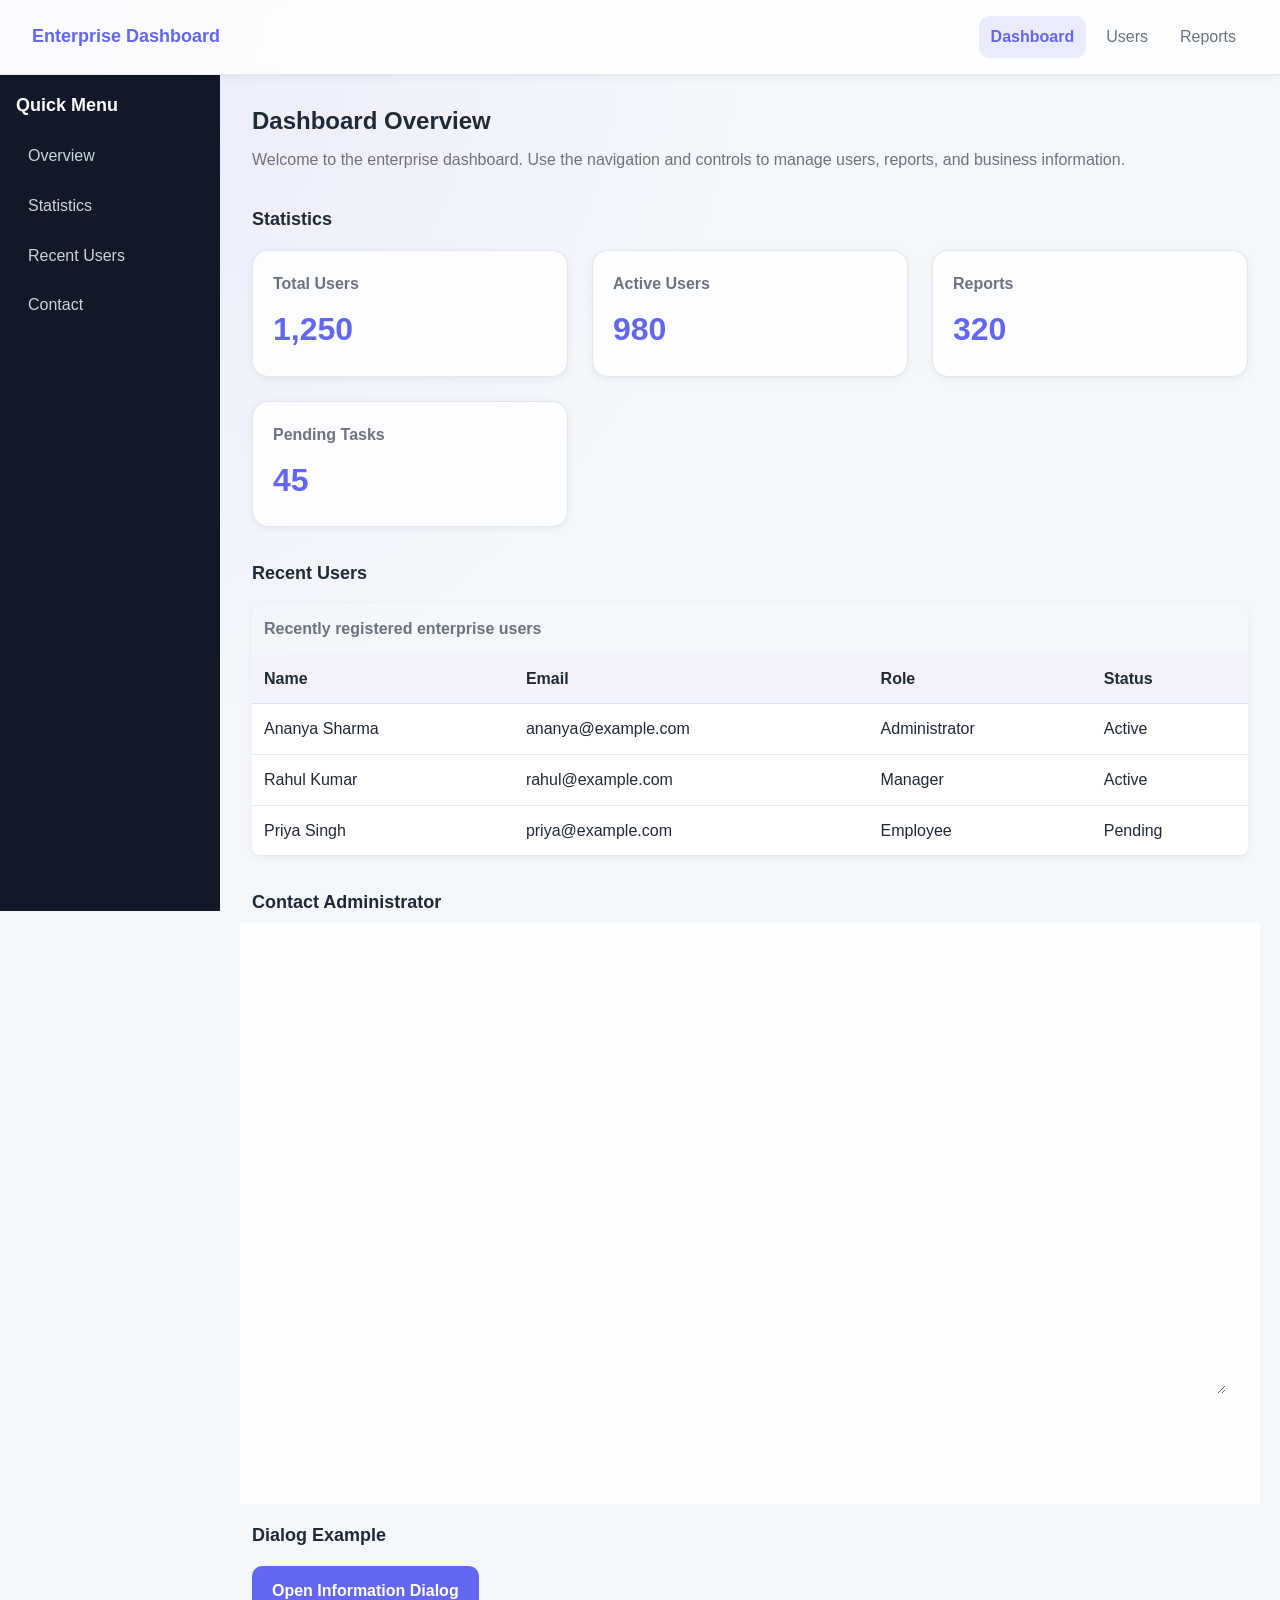
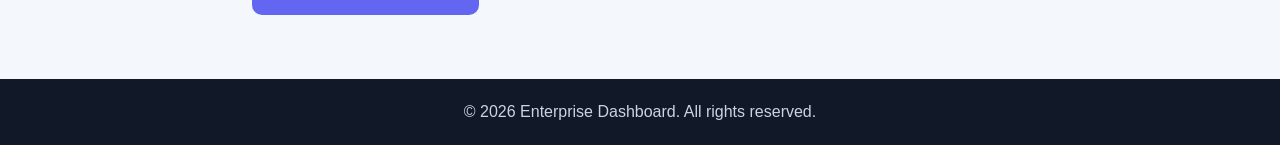
<file: index.html>
<!DOCTYPE html>
<html lang="en">

<head>
    <meta charset="UTF-8">
    <meta name="viewport" content="width=device-width, initial-scale=1.0">

    <meta
        name="description"
        content="Accessible enterprise dashboard built using semantic HTML5 and WCAG principles"
    >

    <title>Enterprise Dashboard</title>

    <link rel="stylesheet" href="css/style.css">
</head>

<body>

    <a class="skip-link" href="#main-content">
        Skip to main content
    </a>

    <header class="site-header">

        <div class="header-container">

            <a
                href="index.html"
                class="logo"
                aria-label="Enterprise Dashboard home"
            >
                Enterprise Dashboard
            </a>

            <nav aria-label="Main navigation">

                <ul class="navigation-list">

                    <li>
                        <a
                            href="index.html"
                            aria-current="page"
                        >
                            Dashboard
                        </a>
                    </li>

                    <li>
                        <a href="pages/users.html">
                            Users
                        </a>
                    </li>

                    <li>
                        <a href="pages/reports.html">
                            Reports
                        </a>
                    </li>

                </ul>

            </nav>

        </div>

    </header>


    <div class="page-layout">

        <aside
            class="sidebar"
            aria-label="Dashboard sidebar"
        >

            <h2>Quick Menu</h2>

            <nav aria-label="Sidebar navigation">

                <ul>

                    <li>
                        <a href="#overview">
                            Overview
                        </a>
                    </li>

                    <li>
                        <a href="#statistics">
                            Statistics
                        </a>
                    </li>

                    <li>
                        <a href="#users">
                            Recent Users
                        </a>
                    </li>

                    <li>
                        <a href="#contact">
                            Contact
                        </a>
                    </li>

                </ul>

            </nav>

        </aside>


        <main id="main-content">


            <section
                id="overview"
                aria-labelledby="dashboard-title"
            >

                <h1 id="dashboard-title">
                    Dashboard Overview
                </h1>

                <p>
                    Welcome to the enterprise dashboard.
                    Use the navigation and controls to manage
                    users, reports, and business information.
                </p>

            </section>


            <section
                id="statistics"
                aria-labelledby="statistics-title"
            >

                <h2 id="statistics-title">
                    Statistics
                </h2>

                <div class="statistics-grid">

                    <article class="stat-card">

                        <h3>Total Users</h3>

                        <p>1,250</p>

                    </article>

                    <article class="stat-card">

                        <h3>Active Users</h3>

                        <p>980</p>

                    </article>

                    <article class="stat-card">

                        <h3>Reports</h3>

                        <p>320</p>

                    </article>

                    <article class="stat-card">

                        <h3>Pending Tasks</h3>

                        <p>45</p>

                    </article>

                </div>

            </section>


            <section
                id="users"
                aria-labelledby="users-title"
            >

                <h2 id="users-title">
                    Recent Users
                </h2>

                <div class="table-container">

                    <table>

                        <caption>
                            Recently registered enterprise users
                        </caption>

                        <thead>

                            <tr>

                                <th scope="col">
                                    Name
                                </th>

                                <th scope="col">
                                    Email
                                </th>

                                <th scope="col">
                                    Role
                                </th>

                                <th scope="col">
                                    Status
                                </th>

                            </tr>

                        </thead>

                        <tbody>

                            <tr>

                                <td>
                                    Ananya Sharma
                                </td>

                                <td>
                                    ananya@example.com
                                </td>

                                <td>
                                    Administrator
                                </td>

                                <td>
                                    Active
                                </td>

                            </tr>

                            <tr>

                                <td>
                                    Rahul Kumar
                                </td>

                                <td>
                                    rahul@example.com
                                </td>

                                <td>
                                    Manager
                                </td>

                                <td>
                                    Active
                                </td>

                            </tr>

                            <tr>

                                <td>
                                    Priya Singh
                                </td>

                                <td>
                                    priya@example.com
                                </td>

                                <td>
                                    Employee
                                </td>

                                <td>
                                    Pending
                                </td>

                            </tr>

                        </tbody>

                    </table>

                </div>

            </section>


            <section
                id="contact"
                aria-labelledby="contact-title"
            >

                <h2 id="contact-title">
                    Contact Administrator
                </h2>

                <form id="contact-form">

                    <fieldset>

                        <legend>
                            Contact information
                        </legend>

                        <div class="form-group">

                            <label for="full-name">
                                Full Name
                            </label>

                            <input
                                type="text"
                                id="full-name"
                                name="full-name"
                                autocomplete="name"
                                required
                            >

                        </div>


                        <div class="form-group">

                            <label for="email">
                                Email Address
                            </label>

                            <input
                                type="email"
                                id="email"
                                name="email"
                                autocomplete="email"
                                required
                                aria-describedby="email-help"
                            >

                            <small id="email-help">
                                Enter a valid email address.
                            </small>

                        </div>


                        <div class="form-group">

                            <label for="message">
                                Message
                            </label>

                            <textarea
                                id="message"
                                name="message"
                                rows="5"
                                required
                            ></textarea>

                        </div>


                        <button type="submit">
                            Send Message
                        </button>

                    </fieldset>

                </form>

            </section>


            <section aria-labelledby="modal-section-title">

                <h2 id="modal-section-title">
                    Dialog Example
                </h2>

                <button
                    type="button"
                    id="open-dialog"
                    aria-haspopup="dialog"
                >
                    Open Information Dialog
                </button>

                <dialog
                    id="information-dialog"
                    aria-labelledby="dialog-title"
                >

                    <h2 id="dialog-title">
                        Dashboard Information
                    </h2>

                    <p>
                        This dialog demonstrates an accessible
                        HTML dialog component.
                    </p>

                    <button
                        type="button"
                        id="close-dialog"
                    >
                        Close Dialog
                    </button>

                </dialog>

            </section>


        </main>

    </div>


    <footer class="site-footer">

        <p>
            &copy; 2026 Enterprise Dashboard.
            All rights reserved.
        </p>

    </footer>


    <script src="js/script.js"></script>

</body>

</html>
</file>
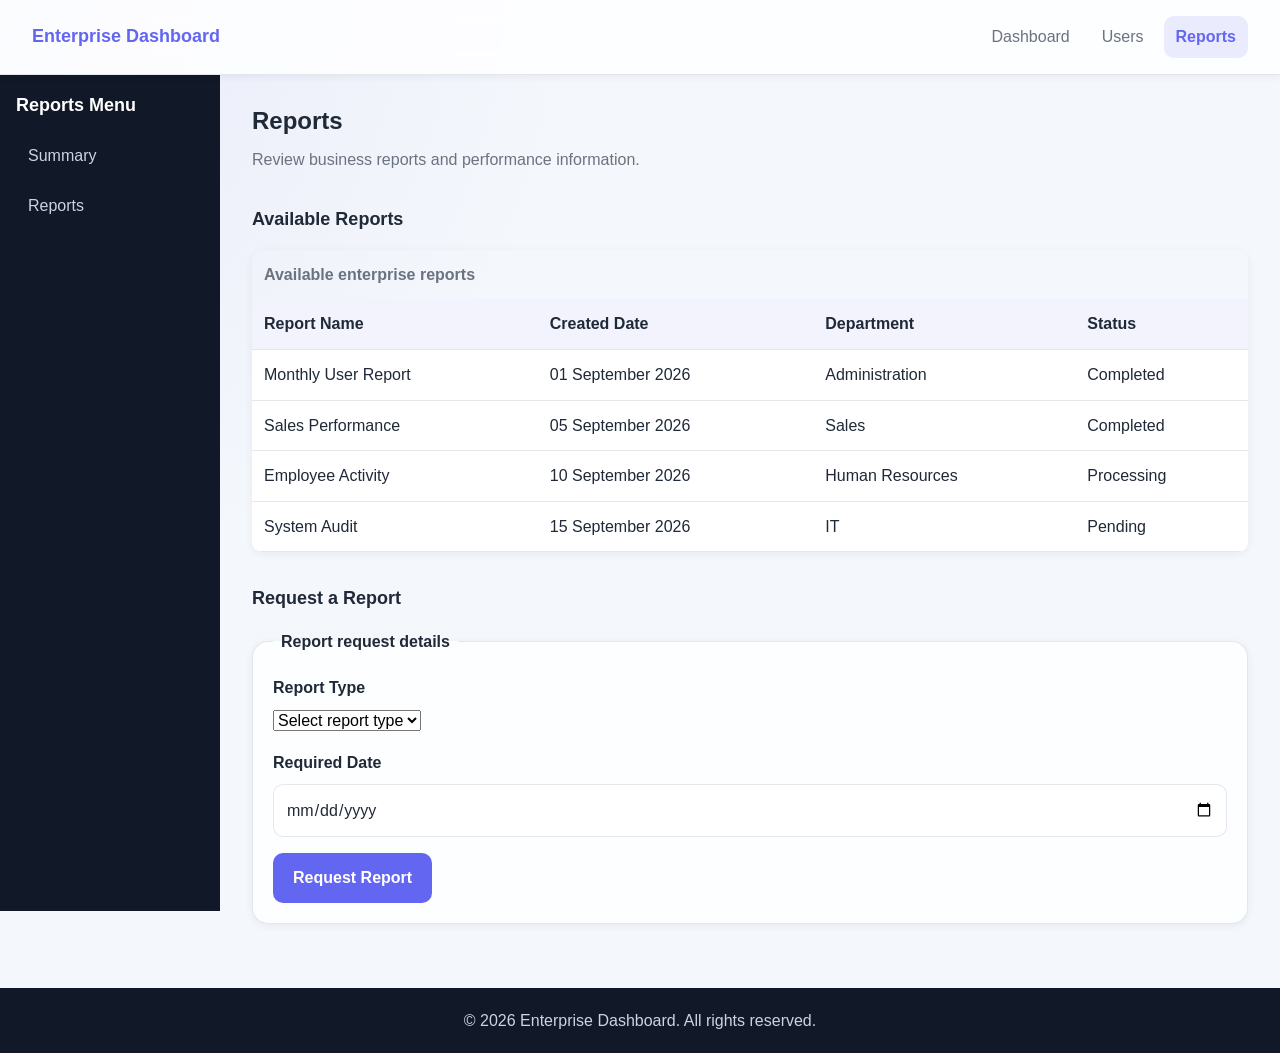
<file: pages/reports.html>
<!DOCTYPE html>
<html lang="en">
<head>
    <meta charset="UTF-8">
    <meta name="viewport" content="width=device-width, initial-scale=1.0">
    <meta
        name="description"
        content="Enterprise Dashboard reports page"
    >
    <title>Reports | Enterprise Dashboard</title>
    <link rel="stylesheet" href="../css/style.css">
</head>

<body>

    <a class="skip-link" href="#main-content">
        Skip to main content
    </a>

    <header class="site-header">
        <div class="header-container">

            <a href="../index.html" class="logo">
                Enterprise Dashboard
            </a>

            <nav aria-label="Main navigation">
                <ul class="navigation-list">
                    <li>
                        <a href="../index.html">
                            Dashboard
                        </a>
                    </li>
                    <li>
                        <a href="users.html">
                            Users
                        </a>
                    </li>
                    <li>
                        <a href="reports.html" aria-current="page">
                            Reports
                        </a>
                    </li>
                </ul>
            </nav>

        </div>
    </header>


    <div class="page-layout">

        <aside class="sidebar" aria-label="Reports sidebar">

            <h2>Reports Menu</h2>

            <nav aria-label="Reports navigation">
                <ul>
                    <li>
                        <a href="#summary">Summary</a>
                    </li>
                    <li>
                        <a href="#report-table">Reports</a>
                    </li>
                </ul>
            </nav>

        </aside>


        <main id="main-content">

            <section id="summary" aria-labelledby="reports-title">

                <h1 id="reports-title">
                    Reports
                </h1>

                <p>
                    Review business reports and performance information.
                </p>

            </section>


            <section id="report-table" aria-labelledby="report-table-title">

                <h2 id="report-table-title">
                    Available Reports
                </h2>

                <div class="table-container">

                    <table>

                        <caption>
                            Available enterprise reports
                        </caption>

                        <thead>
                            <tr>
                                <th scope="col">Report Name</th>
                                <th scope="col">Created Date</th>
                                <th scope="col">Department</th>
                                <th scope="col">Status</th>
                            </tr>
                        </thead>

                        <tbody>

                            <tr>
                                <td>Monthly User Report</td>
                                <td>01 September 2026</td>
                                <td>Administration</td>
                                <td>Completed</td>
                            </tr>

                            <tr>
                                <td>Sales Performance</td>
                                <td>05 September 2026</td>
                                <td>Sales</td>
                                <td>Completed</td>
                            </tr>

                            <tr>
                                <td>Employee Activity</td>
                                <td>10 September 2026</td>
                                <td>Human Resources</td>
                                <td>Processing</td>
                            </tr>

                            <tr>
                                <td>System Audit</td>
                                <td>15 September 2026</td>
                                <td>IT</td>
                                <td>Pending</td>
                            </tr>

                        </tbody>

                    </table>

                </div>

            </section>


            <section aria-labelledby="report-request-title">

                <h2 id="report-request-title">
                    Request a Report
                </h2>

                <form action="#" method="post">

                    <fieldset>

                        <legend>
                            Report request details
                        </legend>

                        <div class="form-group">

                            <label for="report-type">
                                Report Type
                            </label>

                            <select
                                id="report-type"
                                name="report-type"
                                required
                            >
                                <option value="">
                                    Select report type
                                </option>

                                <option value="users">
                                    User Report
                                </option>

                                <option value="sales">
                                    Sales Report
                                </option>

                                <option value="activity">
                                    Activity Report
                                </option>
                            </select>

                        </div>


                        <div class="form-group">

                            <label for="report-date">
                                Required Date
                            </label>

                            <input
                                type="date"
                                id="report-date"
                                name="report-date"
                                required
                            >

                        </div>


                        <button type="submit">
                            Request Report
                        </button>

                    </fieldset>

                </form>

            </section>

        </main>

    </div>


    <footer class="site-footer">

        <p>
            &copy; 2026 Enterprise Dashboard.
            All rights reserved.
        </p>

    </footer>

</body>
</html>
</file>
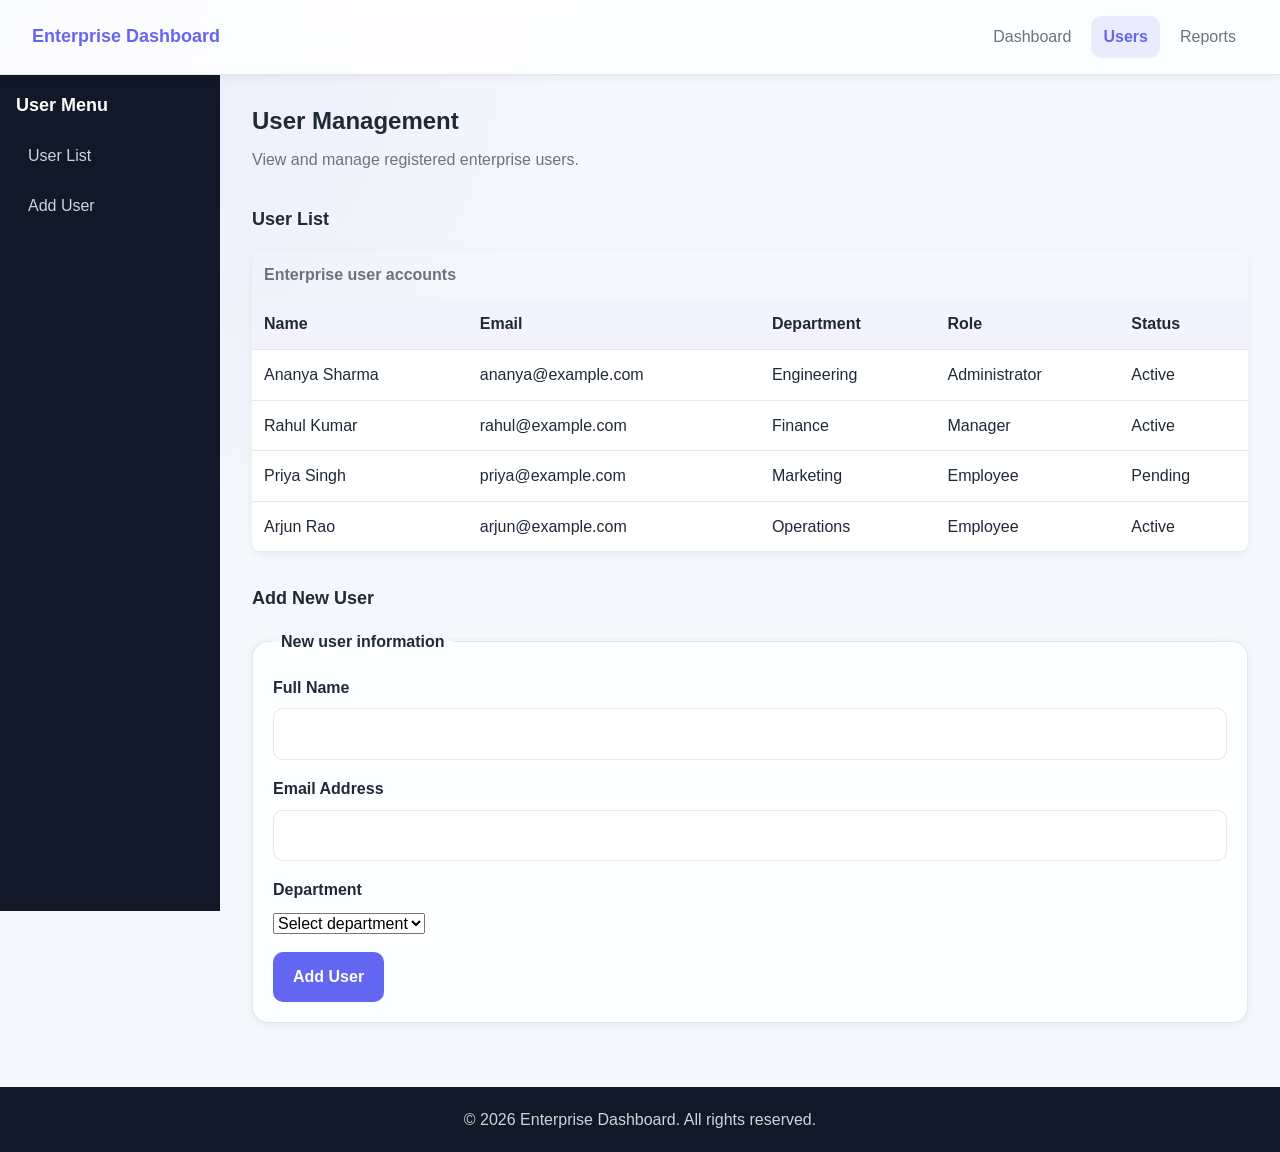
<file: pages/users.html>
<!DOCTYPE html>
<html lang="en">
<head>
    <meta charset="UTF-8">
    <meta name="viewport" content="width=device-width, initial-scale=1.0">
    <meta
        name="description"
        content="Enterprise Dashboard user management page"
    >
    <title>Users | Enterprise Dashboard</title>
    <link rel="stylesheet" href="../css/style.css">
</head>

<body>

    <a class="skip-link" href="#main-content">
        Skip to main content
    </a>

    <header class="site-header">
        <div class="header-container">

            <a href="../index.html" class="logo">
                Enterprise Dashboard
            </a>

            <nav aria-label="Main navigation">
                <ul class="navigation-list">
                    <li>
                        <a href="../index.html">
                            Dashboard
                        </a>
                    </li>
                    <li>
                        <a href="users.html" aria-current="page">
                            Users
                        </a>
                    </li>
                    <li>
                        <a href="reports.html">
                            Reports
                        </a>
                    </li>
                </ul>
            </nav>

        </div>
    </header>


    <div class="page-layout">

        <aside class="sidebar" aria-label="User management sidebar">

            <h2>User Menu</h2>

            <nav aria-label="User page navigation">
                <ul>
                    <li>
                        <a href="#user-list">User List</a>
                    </li>
                    <li>
                        <a href="#add-user">Add User</a>
                    </li>
                </ul>
            </nav>

        </aside>


        <main id="main-content">

            <section aria-labelledby="users-title">

                <h1 id="users-title">
                    User Management
                </h1>

                <p>
                    View and manage registered enterprise users.
                </p>

            </section>


            <section id="user-list" aria-labelledby="user-list-title">

                <h2 id="user-list-title">
                    User List
                </h2>

                <div class="table-container">

                    <table>

                        <caption>
                            Enterprise user accounts
                        </caption>

                        <thead>
                            <tr>
                                <th scope="col">Name</th>
                                <th scope="col">Email</th>
                                <th scope="col">Department</th>
                                <th scope="col">Role</th>
                                <th scope="col">Status</th>
                            </tr>
                        </thead>

                        <tbody>
                            <tr>
                                <td>Ananya Sharma</td>
                                <td>ananya@example.com</td>
                                <td>Engineering</td>
                                <td>Administrator</td>
                                <td>Active</td>
                            </tr>

                            <tr>
                                <td>Rahul Kumar</td>
                                <td>rahul@example.com</td>
                                <td>Finance</td>
                                <td>Manager</td>
                                <td>Active</td>
                            </tr>

                            <tr>
                                <td>Priya Singh</td>
                                <td>priya@example.com</td>
                                <td>Marketing</td>
                                <td>Employee</td>
                                <td>Pending</td>
                            </tr>

                            <tr>
                                <td>Arjun Rao</td>
                                <td>arjun@example.com</td>
                                <td>Operations</td>
                                <td>Employee</td>
                                <td>Active</td>
                            </tr>
                        </tbody>

                    </table>

                </div>

            </section>


            <section id="add-user" aria-labelledby="add-user-title">

                <h2 id="add-user-title">
                    Add New User
                </h2>

                <form action="#" method="post">

                    <fieldset>

                        <legend>
                            New user information
                        </legend>

                        <div class="form-group">

                            <label for="user-name">
                                Full Name
                            </label>

                            <input
                                type="text"
                                id="user-name"
                                name="user-name"
                                autocomplete="name"
                                required
                            >

                        </div>

                        <div class="form-group">

                            <label for="user-email">
                                Email Address
                            </label>

                            <input
                                type="email"
                                id="user-email"
                                name="user-email"
                                autocomplete="email"
                                required
                            >

                        </div>

                        <div class="form-group">

                            <label for="department">
                                Department
                            </label>

                            <select
                                id="department"
                                name="department"
                                required
                            >
                                <option value="">
                                    Select department
                                </option>
                                <option value="engineering">
                                    Engineering
                                </option>
                                <option value="finance">
                                    Finance
                                </option>
                                <option value="marketing">
                                    Marketing
                                </option>
                                <option value="operations">
                                    Operations
                                </option>
                            </select>

                        </div>

                        <button type="submit">
                            Add User
                        </button>

                    </fieldset>

                </form>

            </section>

        </main>

    </div>


    <footer class="site-footer">

        <p>
            &copy; 2026 Enterprise Dashboard.
            All rights reserved.
        </p>

    </footer>

</body>
</html>
</file>
<file: css/style.css>
/* =========================================================
   RESPONSIVE DESIGN TOKENS & MOBILE-FIRST CSS ARCHITECTURE
   ========================================================= */

/* ---------- DESIGN TOKENS ---------- */

:root {
    /* Brand Colors */
    --color-primary: #6366f1;
    --color-primary-dark: #4f46e5;
    --color-secondary: #8b5cf6;
    --color-accent: #06b6d4;

    /* Backgrounds */
    --color-bg: #f4f7fb;
    --color-surface: rgba(255, 255, 255, 0.82);
    --color-surface-solid: #ffffff;
    --color-sidebar: #111827;

    /* Text */
    --color-text: #1f2937;
    --color-text-muted: #6b7280;
    --color-text-light: #ffffff;

    /* Borders */
    --color-border: rgba(148, 163, 184, 0.25);

    /* Status Colors */
    --color-success: #16a34a;
    --color-warning: #f59e0b;
    --color-danger: #dc2626;

    /* Typography */
    --font-family: Inter, Arial, Helvetica, sans-serif;

    --font-xs: 0.75rem;
    --font-sm: 0.875rem;
    --font-md: 1rem;
    --font-lg: 1.125rem;
    --font-xl: 1.5rem;
    --font-2xl: 2rem;

    /* Spacing */
    --space-1: 0.25rem;
    --space-2: 0.5rem;
    --space-3: 0.75rem;
    --space-4: 1rem;
    --space-5: 1.25rem;
    --space-6: 1.5rem;
    --space-8: 2rem;
    --space-10: 2.5rem;

    /* Border Radius */
    --radius-sm: 6px;
    --radius-md: 10px;
    --radius-lg: 16px;
    --radius-xl: 24px;

    /* Shadows */
    --shadow-sm: 0 2px 8px rgba(15, 23, 42, 0.06);
    --shadow-md: 0 8px 24px rgba(15, 23, 42, 0.08);
    --shadow-lg: 0 16px 40px rgba(15, 23, 42, 0.12);

    /* Glass Effect */
    --glass-blur: blur(14px);

    /* Transitions */
    --transition-fast: 0.2s ease;
    --transition-normal: 0.3s ease;
}


/* ---------- DARK THEME VARIABLES ---------- */

[data-theme="dark"] {
    --color-bg: #0f172a;
    --color-surface: rgba(30, 41, 59, 0.82);
    --color-surface-solid: #1e293b;
    --color-sidebar: #020617;

    --color-text: #f8fafc;
    --color-text-muted: #94a3b8;
    --color-border: rgba(148, 163, 184, 0.18);
}


/* ---------- GLOBAL RESET ---------- */

* {
    box-sizing: border-box;
    margin: 0;
    padding: 0;
}

html {
    width: 100%;
    min-height: 100%;
    scroll-behavior: smooth;
}

body {
    width: 100%;
    min-height: 100vh;

    overflow-x: hidden;

    font-family: var(--font-family);
    font-size: var(--font-md);
    line-height: 1.6;

    background:
        radial-gradient(
            circle at top left,
            rgba(99, 102, 241, 0.08),
            transparent 35%
        ),
        var(--color-bg);

    color: var(--color-text);

    transition:
        background var(--transition-normal),
        color var(--transition-normal);
}

img {
    max-width: 100%;
    height: auto;
    display: block;
}

button,
input,
select,
textarea {
    font: inherit;
}

button {
    cursor: pointer;
}

a {
    color: inherit;
    text-decoration: none;
}


/* =========================================================
   HEADER
   ========================================================= */

.site-header {
    width: 100%;
    min-height: 64px;

    background: var(--color-surface);

    backdrop-filter: var(--glass-blur);
    -webkit-backdrop-filter: var(--glass-blur);

    border-bottom: 1px solid var(--color-border);

    box-shadow: var(--shadow-sm);

    position: sticky;
    top: 0;
    z-index: 100;
}

.header-container {
    width: 100%;
    max-width: 1600px;
    margin: 0 auto;

    padding: var(--space-4);

    display: flex;
    align-items: center;
    justify-content: space-between;

    gap: var(--space-4);
}

.logo {
    font-size: var(--font-lg);
    font-weight: 700;

    color: var(--color-primary);

    transition:
        color var(--transition-fast),
        transform var(--transition-fast);
}

.logo:hover {
    color: var(--color-primary-dark);
    transform: translateY(-1px);
}


/* =========================================================
   NAVIGATION
   ========================================================= */

.navigation-list {
    list-style: none;

    display: flex;
    align-items: center;

    gap: var(--space-2);
}

.navigation-list a {
    display: block;

    padding: var(--space-2) var(--space-3);

    border-radius: var(--radius-md);

    color: var(--color-text-muted);

    transition:
        background var(--transition-fast),
        color var(--transition-fast),
        transform var(--transition-fast);
}

.navigation-list a:hover,
.navigation-list a:focus-visible {
    background: rgba(99, 102, 241, 0.1);

    color: var(--color-primary);

    transform: translateY(-1px);
}

.navigation-list a[aria-current="page"] {
    background: rgba(99, 102, 241, 0.12);
    color: var(--color-primary);
    font-weight: 700;
}


/* =========================================================
   SKIP LINK
   ========================================================= */

.skip-link {
    position: absolute;
    left: var(--space-4);
    top: -100px;

    padding: var(--space-3) var(--space-4);

    background: var(--color-primary);
    color: white;

    border-radius: var(--radius-md);

    z-index: 200;
}

.skip-link:focus {
    top: var(--space-4);
}


/* =========================================================
   PAGE LAYOUT
   ========================================================= */

.page-layout {
    width: 100%;
    min-height: calc(100vh - 64px);

    display: grid;
    grid-template-columns: 1fr;
}


/* =========================================================
   SIDEBAR
   ========================================================= */

.sidebar {
    width: 100%;

    padding: var(--space-4);

    background: var(--color-sidebar);

    color: var(--color-text-light);
}

.sidebar h2 {
    margin-bottom: var(--space-4);

    font-size: var(--font-lg);
}

.sidebar ul {
    list-style: none;

    display: flex;
    flex-wrap: wrap;

    gap: var(--space-2);
}

.sidebar a {
    display: block;

    padding: var(--space-2) var(--space-3);

    color: #cbd5e1;

    border-radius: var(--radius-md);

    transition:
        background var(--transition-fast),
        color var(--transition-fast);
}

.sidebar a:hover,
.sidebar a:focus-visible {
    background: rgba(255, 255, 255, 0.08);
    color: #ffffff;
}


/* =========================================================
   MAIN CONTENT
   ========================================================= */

main {
    width: 100%;
    min-width: 0;

    padding: var(--space-4);
}

main > section {
    width: 100%;

    margin-bottom: var(--space-8);
}

main h1 {
    margin-bottom: var(--space-3);

    font-size: var(--font-xl);

    line-height: 1.2;
}

main h2 {
    margin-bottom: var(--space-4);

    font-size: var(--font-lg);
}

main h3 {
    font-size: var(--font-md);
}

main p {
    color: var(--color-text-muted);
}


/* =========================================================
   STATISTICS GRID
   ========================================================= */

.statistics-grid {
    width: 100%;

    display: grid;

    grid-template-columns: 1fr;

    gap: var(--space-4);
}


/* =========================================================
   STAT CARDS
   ========================================================= */

.stat-card {
    min-width: 0;

    padding: var(--space-5);

    background: var(--color-surface);

    border: 1px solid var(--color-border);

    border-radius: var(--radius-lg);

    backdrop-filter: var(--glass-blur);
    -webkit-backdrop-filter: var(--glass-blur);

    box-shadow: var(--shadow-sm);

    transition:
        transform var(--transition-normal),
        box-shadow var(--transition-normal),
        border-color var(--transition-normal);
}

.stat-card:hover {
    transform: translateY(-4px);

    box-shadow: var(--shadow-md);

    border-color: rgba(99, 102, 241, 0.3);
}

.stat-card h3 {
    margin-bottom: var(--space-2);

    color: var(--color-text-muted);
}

.stat-card p {
    font-size: var(--font-2xl);

    font-weight: 700;

    color: var(--color-primary);
}


/* =========================================================
   TABLE
   ========================================================= */

.table-container {
    width: 100%;

    overflow-x: auto;

    border-radius: var(--radius-md);

    box-shadow: var(--shadow-sm);
}

table {
    width: 100%;

    min-width: 600px;

    border-collapse: collapse;

    background: var(--color-surface-solid);
}

caption {
    padding: var(--space-3);

    text-align: left;

    font-weight: 600;

    color: var(--color-text-muted);
}

th,
td {
    padding: var(--space-3);

    text-align: left;

    border-bottom: 1px solid var(--color-border);
}

th {
    background: rgba(99, 102, 241, 0.08);

    font-weight: 700;
}

tbody tr {
    transition: background var(--transition-fast);
}

tbody tr:hover {
    background: rgba(99, 102, 241, 0.05);
}


/* =========================================================
   FORM
   ========================================================= */

form {
    width: 100%;
}

fieldset {
    width: 100%;

    padding: var(--space-5);

    border: 1px solid var(--color-border);

    border-radius: var(--radius-lg);

    background: var(--color-surface);

    backdrop-filter: var(--glass-blur);
    -webkit-backdrop-filter: var(--glass-blur);

    box-shadow: var(--shadow-sm);
}

legend {
    padding: 0 var(--space-2);

    font-weight: 700;
}

.form-group {
    margin-bottom: var(--space-4);
}

label {
    display: block;

    margin-bottom: var(--space-2);

    font-weight: 600;
}

input,
textarea {
    width: 100%;

    padding: var(--space-3);

    border: 1px solid var(--color-border);

    border-radius: var(--radius-md);

    background: var(--color-surface-solid);

    color: var(--color-text);

    transition:
        border-color var(--transition-fast),
        box-shadow var(--transition-fast);
}

textarea {
    resize: vertical;
}

input:focus,
textarea:focus {
    border-color: var(--color-primary);

    box-shadow:
        0 0 0 3px rgba(99, 102, 241, 0.12);

    outline: none;
}

small {
    display: block;

    margin-top: var(--space-1);

    color: var(--color-text-muted);

    font-size: var(--font-sm);
}


/* =========================================================
   BUTTONS
   ========================================================= */

button {
    border: none;

    padding: var(--space-3) var(--space-5);

    border-radius: var(--radius-md);

    background: var(--color-primary);

    color: #ffffff;

    font-weight: 600;

    transition:
        transform var(--transition-fast),
        background var(--transition-fast),
        box-shadow var(--transition-fast);
}

button:hover {
    background: var(--color-primary-dark);

    transform: translateY(-2px);

    box-shadow: var(--shadow-sm);
}

button:focus-visible,
a:focus-visible,
input:focus-visible,
textarea:focus-visible {
    outline: 3px solid rgba(99, 102, 241, 0.35);

    outline-offset: 2px;
}


/* =========================================================
   DIALOG
   ========================================================= */

dialog {
    width: min(520px, calc(100% - 2rem));

    max-height: 90vh;

    padding: var(--space-6);

    border: 1px solid var(--color-border);

    border-radius: var(--radius-xl);

    background: var(--color-surface-solid);

    color: var(--color-text);

    box-shadow: var(--shadow-lg);
}

dialog::backdrop {
    background: rgba(15, 23, 42, 0.55);

    backdrop-filter: blur(5px);
}


/* =========================================================
   FOOTER
   ========================================================= */

.site-footer {
    width: 100%;

    padding: var(--space-5);

    text-align: center;

    background: var(--color-sidebar);

    color: #cbd5e1;
}

.site-footer p {
    color: inherit;
}


/* =========================================================
   320px+ — SMALL MOBILE
   ========================================================= */

@media (min-width: 320px) {

    .header-container {
        flex-wrap: wrap;
    }

    .navigation-list {
        width: 100%;

        justify-content: center;

        flex-wrap: wrap;
    }

    .sidebar ul {
        flex-direction: row;
    }

    main {
        padding: var(--space-4);
    }

    .statistics-grid {
        grid-template-columns: 1fr;
    }
}


/* =========================================================
   768px+ — TABLET
   ========================================================= */

@media (min-width: 768px) {

    .header-container {
        padding: var(--space-4) var(--space-6);
    }

    .navigation-list {
        width: auto;
    }

    .page-layout {
        grid-template-columns: 220px minmax(0, 1fr);
    }

    .sidebar {
        min-height: calc(100vh - 64px);

        position: sticky;

        top: 64px;

        align-self: start;
    }

    .sidebar ul {
        flex-direction: column;
    }

    main {
        padding: var(--space-6);
    }

    .statistics-grid {
        grid-template-columns:
            repeat(2, minmax(0, 1fr));

        gap: var(--space-5);
    }
}


/* =========================================================
   1024px+ — DESKTOP
   ========================================================= */

@media (min-width: 1024px) {

    .header-container {
        padding: var(--space-4) var(--space-8);
    }

    main {
        padding: var(--space-8);
    }

    .statistics-grid {
        grid-template-columns:
            repeat(3, minmax(0, 1fr));

        gap: var(--space-6);
    }
}


/* =========================================================
   1440px+ — LARGE DESKTOP
   ========================================================= */

@media (min-width: 1440px) {

    .header-container {
        padding-left: var(--space-10);
        padding-right: var(--space-10);
    }

    main {
        max-width: 1600px;

        width: 100%;

        margin: 0 auto;

        padding: var(--space-10);
    }

    .statistics-grid {
        grid-template-columns:
            repeat(4, minmax(0, 1fr));
    }
}


/* =========================================================
   MOBILE SAFETY — ZERO PAGE HORIZONTAL SCROLL
   ========================================================= */

@media (max-width: 767px) {

    html,
    body {
        max-width: 100%;

        overflow-x: hidden;
    }

    .page-layout,
    main,
    .sidebar,
    section,
    article {
        max-width: 100%;

        min-width: 0;
    }

    .table-container {
        max-width: 100%;
    }

    table {
        min-width: 600px;
    }

    fieldset {
        max-width: 100%;
    }
}


/* =========================================================
   REDUCED MOTION ACCESSIBILITY
   ========================================================= */

@media (prefers-reduced-motion: reduce) {

    *,
    *::before,
    *::after {
        scroll-behavior: auto !important;

        transition: none !important;

        animation: none !important;
    }
}
</file>
